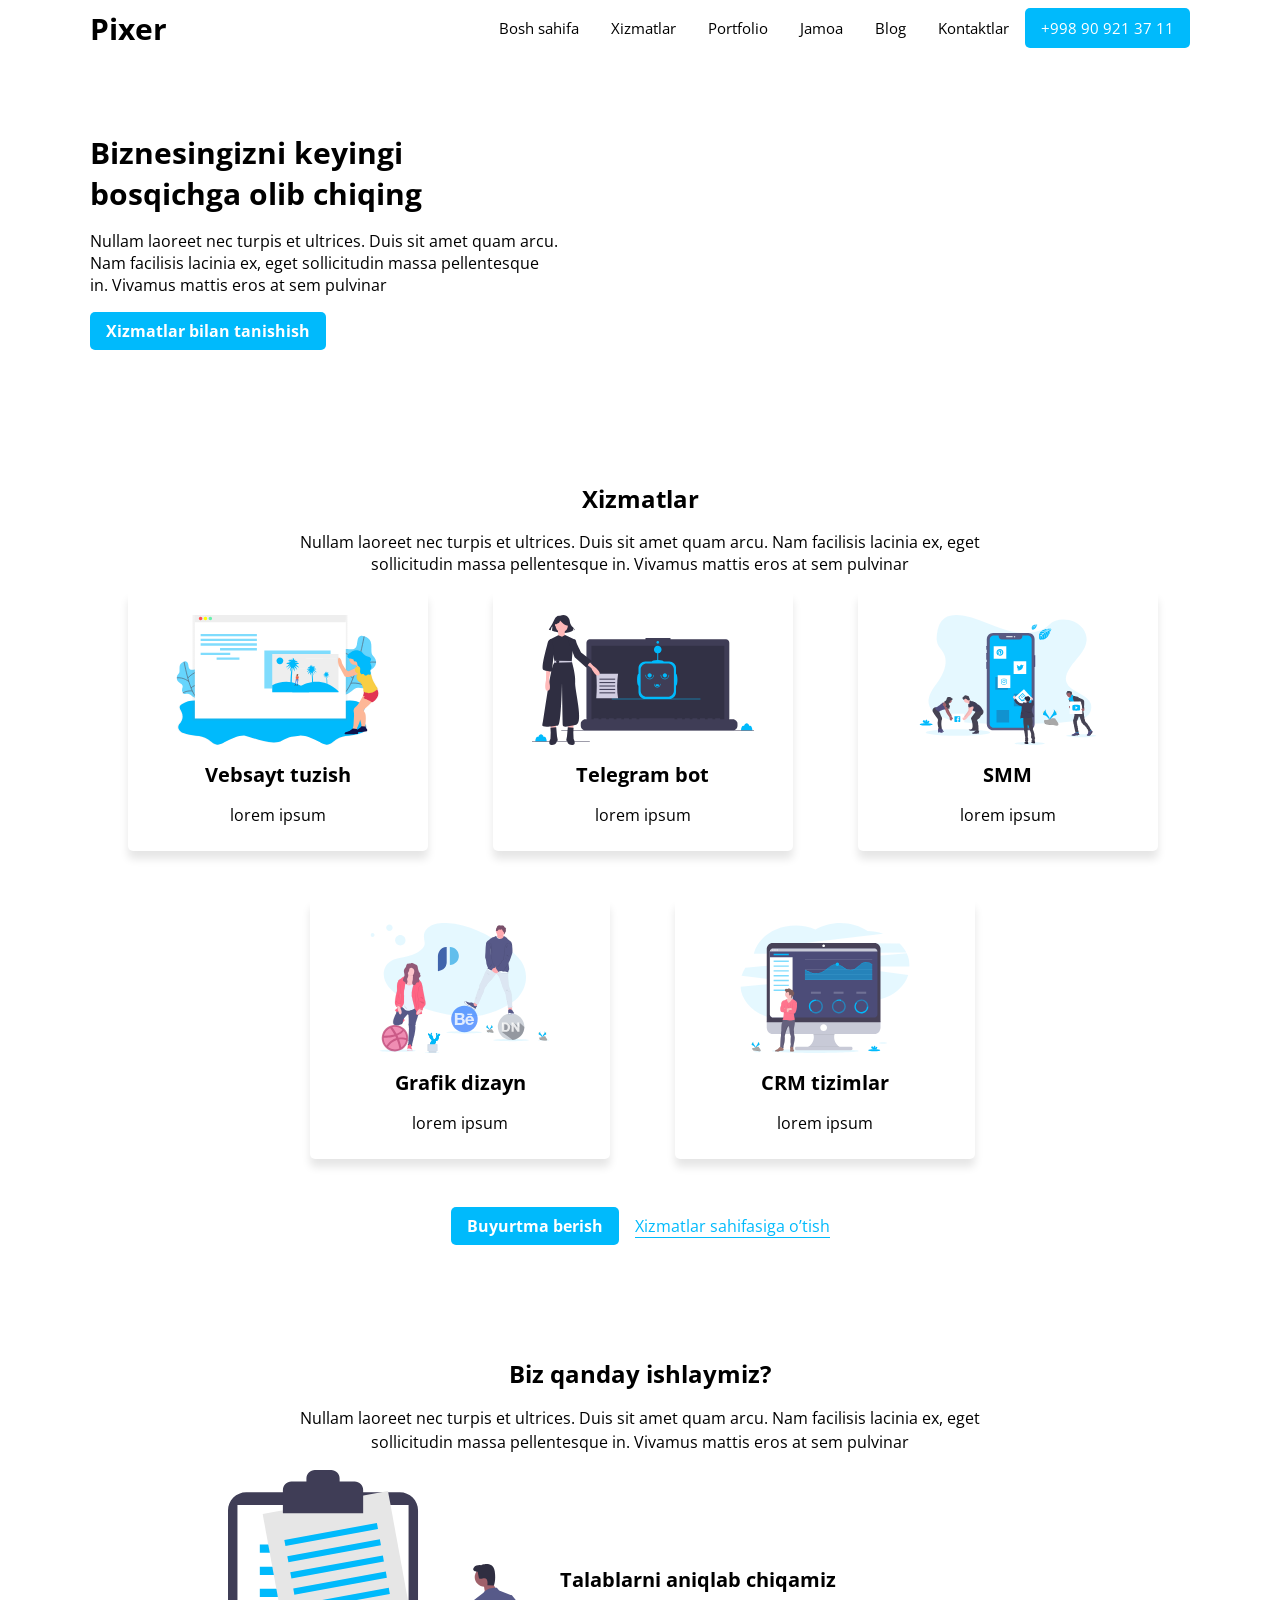
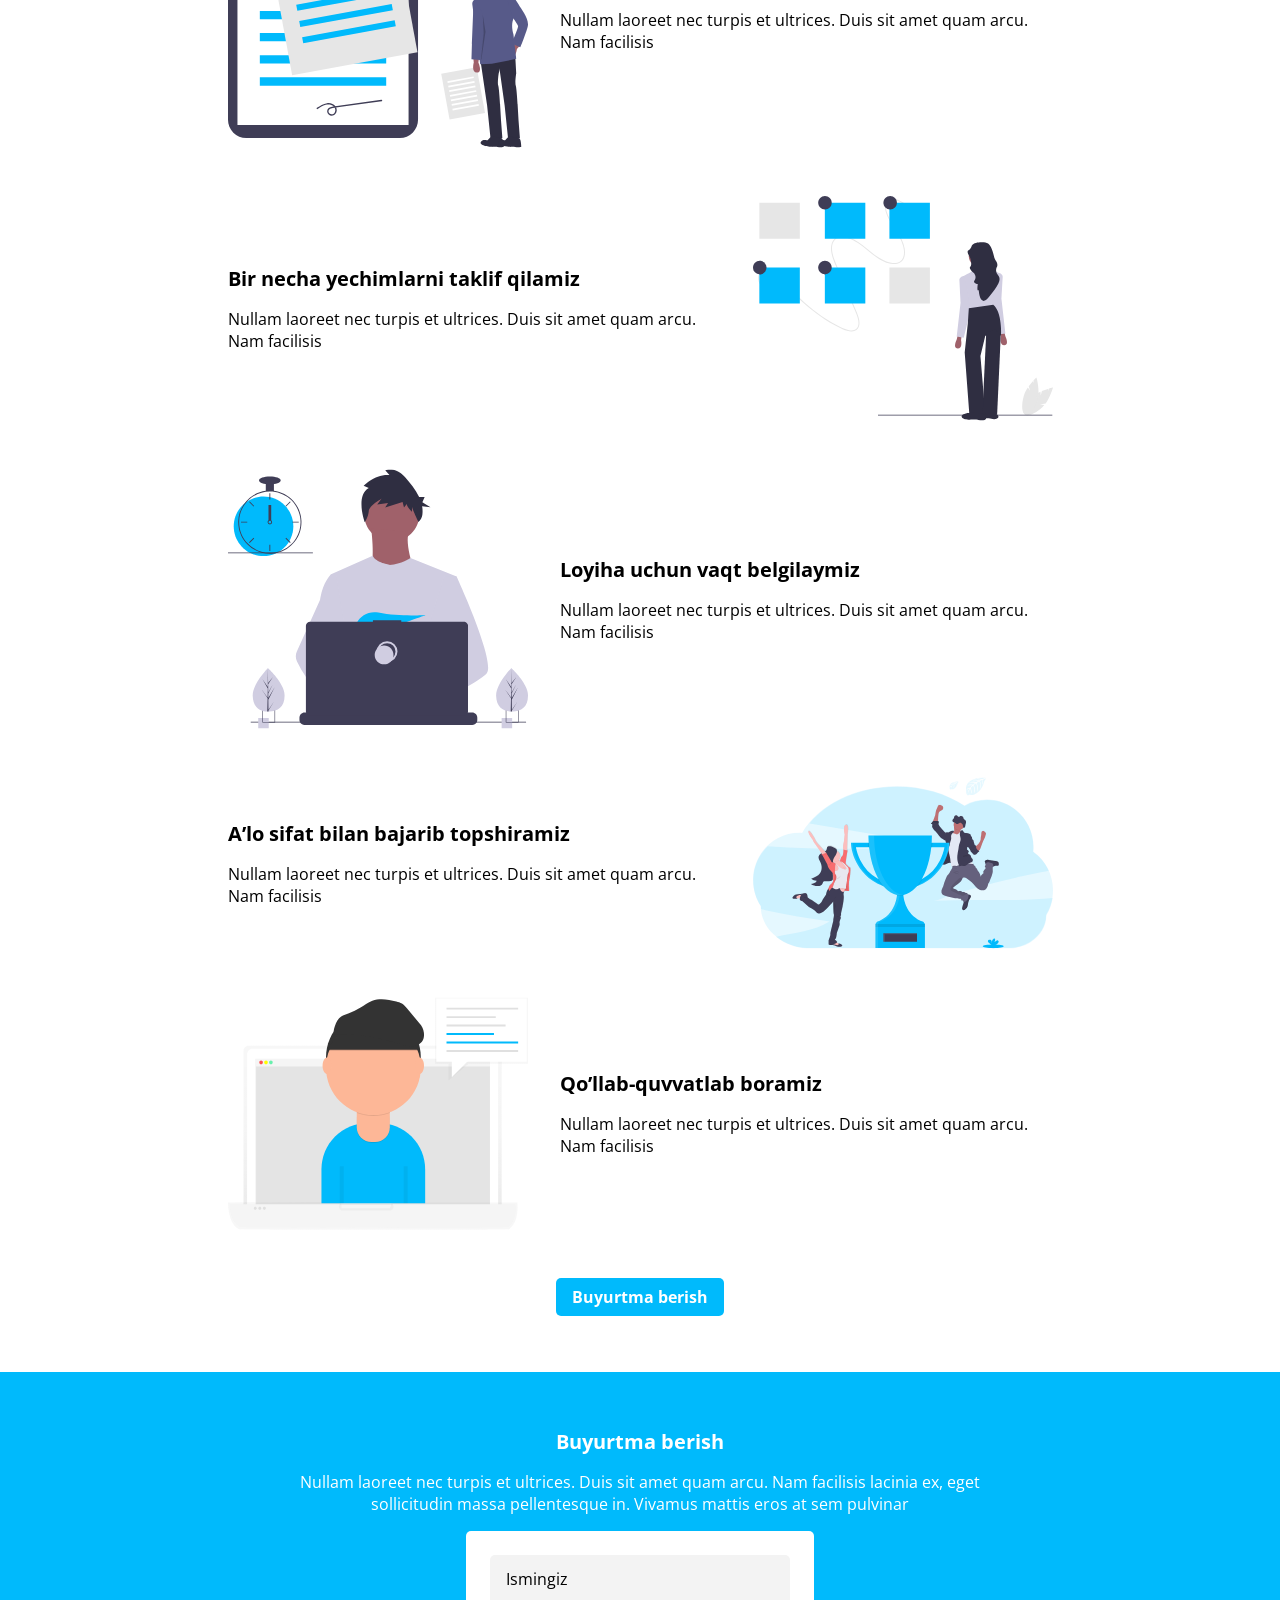
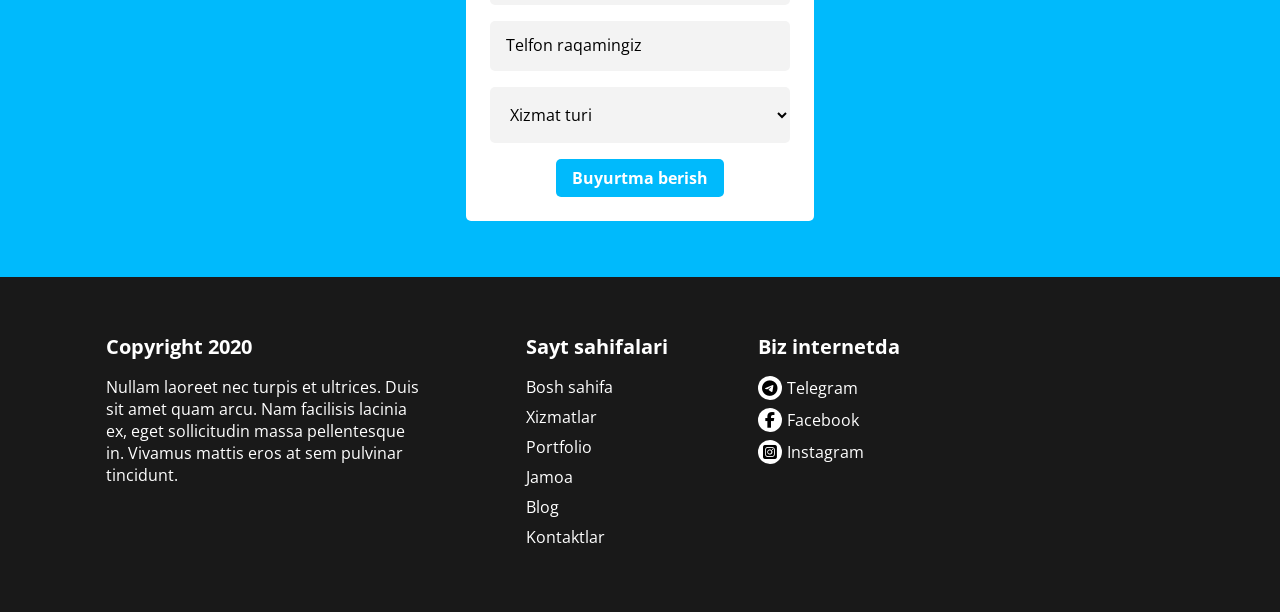
<file: index.html>
<!DOCTYPE html>
<html lang="en">

<head>
    <meta charset="UTF-8">
    <meta name="viewport" content="width=device-width, initial-scale=1.0">
    <title>Document</title>
    <link rel="stylesheet" href="./style.css">
    <link rel="stylesheet" href="https://cdnjs.cloudflare.com/ajax/libs/font-awesome/6.4.2/css/all.min.css"
        integrity="sha512-z3gLpd7yknf1YoNbCzqRKc4qyor8gaKU1qmn+CShxbuBusANI9QpRohGBreCFkKxLhei6S9CQXFEbbKuqLg0DA=="
        crossorigin="anonymous" referrerpolicy="no-referrer" />
</head>

<body>
    <header>
        <div class="container">
            <div class="header__wrapper">
                <h1>Pixer</h1>
                <nav class="nav__wrapper">
                    <ul class="list">

                    </ul>
                </nav>
                <div class="mobile-btns">
                    <button class="btn__bars" id="open" onclick="toggleMenu('open')"><i class="fa-solid fa-bars"></i></button>
                    <button class="btn__bars" id="close" onclick="toggleMenu('close')"><i class="fa-solid fa-xmark"></i></button>
                </div>
            </div>
        </div>
        <div class="mobile-menu">
            <div class="container">
                <div class="mobile-menu-wrapper">
                    <ul class="list">

                    </ul>
                </div>
            </div>
        </div>
    </header>
    <section class="main__section">
        <div class="container ">
            <div class="section__wrapper">
                <div class="main-section__info">
                    <h2>Biznesingizni keyingi bosqichga
                        olib chiqing
                    </h2>
                    <p>
                        Nullam laoreet nec turpis et ultrices. Duis sit amet quam arcu. Nam facilisis lacinia ex, eget
                        sollicitudin massa pellentesque in. Vivamus mattis eros at sem pulvinar
                    </p>
                    <button type="submit">Xizmatlar bilan tanishish</button>
                </div>
                <iframe width="458" height="258"
                    src="https://www.youtube.com/embed/Zd-twnYz2tE?si=4vcq_CEZ2XQ20uFf&amp;start=48"
                    title="YouTube video player" frameborder="0"
                    allow="accelerometer; autoplay; clipboard-write; encrypted-media; gyroscope; picture-in-picture; web-share"
                    allowfullscreen>
                </iframe>
            </div>
        </div>
    </section>
    <section class="service__section">
        <div class="container">
            <div class="service__wrapper">
                <div class="service__title">
                    <h2>Xizmatlar</h2>
                    <p>Nullam laoreet nec turpis et ultrices. Duis sit amet quam arcu. Nam facilisis lacinia ex, eget
                        sollicitudin massa pellentesque in. Vivamus mattis eros at sem pulvinar
                    </p>
                </div>
                <ul class="services">
                    <li class="service">
                        <img src="./img/website-illustration.svg" alt="website img">
                        <h4>Vebsayt tuzish</h4>
                        <p>lorem ipsum</p>
                    </li>
                    <li class="service">
                        <img src="./img/bot-illustration.svg" alt="bot-illustration img">
                        <h4>Telegram bot</h4>
                        <p>lorem ipsum</p>
                    </li>
                    <li class="service">
                        <img src="./img/smm-illustration.svg" alt="smm-illustration img">
                        <h4>SMM</h4>
                        <p>lorem ipsum</p>
                    </li>
                    <li class="service">
                        <img src="./img/design-illustration.svg" alt="design-illustration img">
                        <h4>Grafik dizayn</h4>
                        <p>lorem ipsum</p>
                    </li>
                    <li class="service">
                        <img src="./img/crm-illustration.svg" alt="crm-illustration img">
                        <h4>CRM tizimlar</h4>
                        <p>lorem ipsum</p>
                    </li>
                </ul>
                <div class="button__link">
                    <button type="submit" class="btn">
                        Buyurtma berish
                    </button>
                    <a href="#">Xizmatlar sahifasiga o’tish</a>
                </div>
            </div>

        </div>
    </section>
    <section class="working__section">
        <div class="container">
            <div class="working__wrapper">
                <div class="working__title">
                    <h2>Biz qanday ishlaymiz?</h2>
                    <p>Nullam laoreet nec turpis et ultrices. Duis sit amet quam arcu. Nam facilisis lacinia ex, eget
                        sollicitudin massa pellentesque in. Vivamus mattis eros at sem pulvinar
                    </p>
                </div>
                <ul>
                    <li class="reverse">
                        <img src="./img/talablar__work.svg" alt="talablar__work img">
                        <div class="work__title">
                            <h4>Talablarni aniqlab chiqamiz</h4>
                            <p>Nullam laoreet nec turpis et ultrices. Duis sit amet quam arcu. Nam facilisis</p>
                        </div>
                    </li>
                    <li>
                        <div class="work__title">
                            <h4>Bir necha yechimlarni taklif qilamiz</h4>
                            <p>Nullam laoreet nec turpis et ultrices. Duis sit amet quam arcu. Nam facilisis</p>
                        </div>
                        <img src="./img/taklif__work.svg" alt="taklif__work img">
                    </li>
                    <li class="reverse">
                        <img src="./img/time__work.svg" alt="time__work img">
                        <div class="work__title">
                            <h4>Loyiha uchun vaqt belgilaymiz</h4>
                            <p>Nullam laoreet nec turpis et ultrices. Duis sit amet quam arcu. Nam facilisis</p>
                        </div>
                    </li>
                    <li>
                        <div class="work__title">
                            <h4>A’lo sifat bilan bajarib topshiramiz</h4>
                            <p>Nullam laoreet nec turpis et ultrices. Duis sit amet quam arcu. Nam facilisis</p>
                        </div>
                        <img src="./img/alo__daraja.svg" alt="alo__daraja img">
                    </li>
                    <li class="reverse">
                        <img src="./img/user__work.svg" alt="user__work img">
                        <div class="work__title">
                            <h4>Qo’llab-quvvatlab boramiz</h4>
                            <p>Nullam laoreet nec turpis et ultrices. Duis sit amet quam arcu. Nam facilisis</p>
                        </div>
                    </li>
                </ul>
                <div class="order__btn">
                    <button type="submit">
                        Buyurtma berish
                    </button>
                </div>
            </div>

        </div>
    </section>
    <section class="order__section">
        <div class="container">
            <div class="order__wrapper">
                <h2>Buyurtma berish</h2>
            <p>
                Nullam laoreet nec turpis et ultrices. Duis sit amet quam arcu. Nam facilisis lacinia ex, eget
                sollicitudin massa pellentesque in. Vivamus mattis eros at sem pulvinar
            </p>
            <form>
                <input type="text" placeholder="Ismingiz">
                <input type="tel" placeholder="Telfon raqamingiz">
                <select>
                    <option value="">Xizmat turi</option>
                    <option value="naqd">Naqd</option>
                    <option value="karta">Karta</option>
                </select>
                <div class="order__btn">
                    <button type="submit">
                        Buyurtma berish
                    </button>
                </div>
            </form>
            </div>
        </div>
    </section>

    <footer class="footer">
        <div class="container">
            <div class="footer__wrapper">
                <div class="footer-work__info">
                    <h2>Copyright 2020</h2>
                    <p>
                        Nullam laoreet nec turpis et ultrices. Duis sit amet quam arcu. Nam facilisis lacinia ex, eget
                        sollicitudin massa pellentesque in. Vivamus mattis eros at sem pulvinar tincidunt.
                    </p>
                </div>
    
                <div class="footer__nav">
                    <h2>Sayt sahifalari</h2>
                    <ul class="list">
                        
                    </ul>
                </div>
                <div class="footer__networks">
                    <h2>
                        Biz internetda
                    </h2>
                    <div class="network">
                        <a href="#"><i class="fa-brands fa-telegram"></i>
                            <p>Telegram</p>
                        </a>
    
                    </div>
                    <div class="network">
                        <a href="#"><i class="fa-brands fa-facebook-f"></i>
                            <p>Facebook</p>
                        </a>
    
                    </div>
                    <div class="network">
                        <a href="#"><i class="fa-brands fa-square-instagram"></i>
                            <p>Instagram</p>
                        </a>
    
                    </div>
                </div>
            </div>
        </div>
    </footer>

    <script src="./script.js"></script>
</body>

</html>
</file>
<file: style.css>
@import url('https://fonts.googleapis.com/css2?family=Open+Sans:ital,wght@0,300;0,400;0,500;0,600;0,700;0,800;1,300;1,400;1,500;1,600;1,700;1,800&family=Poppins:ital,wght@0,300;0,400;0,500;0,600;0,700;0,800;0,900;1,300;1,400;1,500;1,600;1,700;1,800;1,900&display=swap');

.container {
    margin: 0px auto;
    padding: 0 16px;
    max-width: 1132px;
    width: 100%;
}

* {
    box-sizing: border-box;
    margin: 0;
    padding: 0;
    font-family: 'Open Sans', sans-serif;
}

ul li {
    list-style: none;
    padding: 0px;
}

/* header */
header {
    background: #FFF;
    box-shadow: 0px 4px 20px 0px rgba(0, 0, 0, 0.10);
}

.header__wrapper {
    display: flex;
    align-items: center;
    justify-content: space-between;
    /* box-shadow: 0px 4px 20px 0px rgba(0, 0, 0, 0.10); */

}

.header__wrapper h1 {
    display: flex;
    align-items: center;
    justify-content: flex-start;
    font-size: 30px;
    font-weight: 700;
    height: 20px;
    flex-shrink: 0;

}

.nav__wrapper ul {
    display: flex;
    align-items: center;
    justify-content: center;
}

.nav__wrapper ul li {
    padding: 16px;
    align-items: center;
    justify-content: center;
}

.nav__wrapper ul li a {
    text-decoration: none;
    color: #000;
    font-size: 15px;
    font-weight: 400;
    line-height: 24px;
}

.number {
    border-radius: 5px;
    background: var(--blue, #00BAFC);
    padding: 8px 16px !important;
}

.number__nav {
    color: #fff !important;
    font-size: 15px;
    font-weight: 700px;
}
.mobile-btns{
    display: none;
}
.btn__bars {
    width: 40px;
    height: 40px;
    border: none;
    background: none;
    outline: none;
    font-size: 18px;
    cursor: pointer;
}

/* main section */

.main__section {
    background-color: #fff;


}

.section__wrapper {
    display: flex;
    align-items: center;
    justify-content: space-between;
    padding: 56px 0px;

}

.main-section__info {
    width: 470px;
}

.main-section__info h2 {
    color: #000;
    font-size: 30px;
    font-weight: 700;
}

.main-section__info p {
    margin: 16px 0px;
    color: #000;
    font-size: 16px;
    font-weight: 400;
}

.main-section__info button {
    padding: 8px 16px;
    border-radius: 5px;
    background: var(--blue, #00BAFC);
    border: none;
    color: #fff;
    font-size: 16px;
    font-weight: 700;
    cursor: pointer;
}

/* services */

.service__wrapper {
    padding: 56px 0px;
}

.service__title {
    display: flex;
    flex-direction: column;
    align-items: center;
}

.service__title h2 {
    color: #000;
    text-align: center;
    font-size: 24px;
    font-weight: 700;
}

.service__title p {
    width: 719px;
    text-align: center;
    margin: 16px 0px;
    color: #000;
    font-size: 16px;
    font-weight: 400;
}

.services {
    display: flex;
    align-items: center;
    flex-wrap: wrap;
    text-align: center;
    justify-content: center;
}

.service {
    display: flex;
    flex-direction: column;
    align-items: center;
    width: 300px;
    height: 260px;
    padding: 24px;
    border-radius: 5px;
    background: #FFF;
    box-shadow: 0px 8px 8px 0px rgba(0, 0, 0, 0.10);
    /* margin-bottom: 48px; */
    margin: 0 30px 48px 35px;
}

.service h4 {
    color: #000;
    font-size: 20px;
    font-weight: 700;
    margin: 16px 0px;
}

.service p {
    color: #000;
    font-size: 16px;
    font-weight: 400;
}

.button__link {
    display: flex;
    align-items: center;
    justify-content: center;
    gap: 16px;
}

.button__link button {
    padding: 8px 16px;
    border-radius: 5px;
    background: var(--blue, #00BAFC);
    border: none;
    color: #fff;
    cursor: pointer;
    font-size: 16px;
    font-weight: 700;
}

.button__link a {
    text-decoration: none;
    color: #00BAFC;
    border-bottom: 1px solid #00BAFC;
    font-size: 16px;
    font-weight: 400;
}


/* work  */

.working__wrapper {
    padding: 56px 16px;
    display: flex;
    flex-direction: column;
    align-items: center;
    justify-content: center;
}

.working__title {
    display: flex;
    flex-direction: column;
    align-items: center;
}

.working__title h2 {
    color: #000;
    font-size: 24px;
    font-weight: 700;
}

.working__title p {
    width: 719px;
    text-align: center;
    color: #000;
    font-size: 16px;
    font-weight: 400;
    line-height: 24px;
    margin: 16px auto;
}

.working__wrapper ul {
    display: flex;
    align-items: center;
    flex-direction: column;

}

.working__wrapper ul li {
    display: flex;
    align-items: center;
    justify-content: space-around;
    gap: 32px;
    margin-bottom: 48px;
}

.work__title h4 {
    color: #000;
    font-size: 20px;
    font-weight: 700;
    margin-bottom: 16px;
}

.work__title p {
    width: 493px;
    color: #000;
    font-size: 16px;
    font-weight: 400;
}

.order__btn {
    display: block;
    padding: 8px 16px;
    display: flex;
    align-items: center;
    border-radius: 5px;
    background: var(--blue, #00BAFC);
}

.order__btn button {
    border: none;
    background-color: #00BAFC;
    color: #fff;
    font-size: 16px;
    font-weight: 700;
}

/* Buyurtma berish */


.order__section {
    background: var(--blue, #00BAFC);
    /* height: 543px; */
}

.order__wrapper {
    padding: 56px 16px;
    display: flex;
    align-items: center;
    flex-direction: column;
    justify-content: center;

}

.order__wrapper h2 {
    color: #FFF;
    font-size: 20px;
    font-weight: 700;
    text-align: center;
}

.order__wrapper p {
    width: 719px;
    color: #fff;
    font-size: 16px;
    font-weight: 400;
    text-align: center;
    margin: 16px 0px;
}

form {
    display: flex;
    align-items: center;
    flex-direction: column;
    justify-content: center;
    padding: 24px;
    width: 348px;
    height: 290px;
    background-color: #fff;
    border-radius: 5px;
}

form input {
    width: 100%;
    margin-bottom: 16px;
    padding: 16px;
    border-radius: 5px;
    background: var(--light-grey, #F3F3F3);
    border: none;
}

form input::placeholder {
    font-size: 16px;
    font-weight: 400;
    color: #000;
}

form select {
    width: 100%;
    margin-bottom: 16px;
    padding: 16px;
    border-radius: 5px;
    background: var(--light-grey, #F3F3F3);
    border: none;
    font-size: 16px;
    font-weight: 400;
    color: #000;
}

/* footer */
footer {
    background: var(--black, #191919);
}

.footer__wrapper {
    padding: 56px 16px;
    display: flex;
    align-items: start;
    justify-content: flex-start;
}

.footer-work__info {
    width: 320px;
    margin-right: 100px;
}


.footer-work__info h2 {
    display: flex;
    align-items: center;
    font-size: 20px;
    font-weight: 700;
    color: #fff;
}

.footer-work__info p {
    display: flex;
    align-items: center;
    font-size: 16px;
    font-weight: 400;
    color: #fff;
    margin-top: 16px;

}

.footer__nav {
    display: flex;
    flex-direction: column;
    margin-right: 90px;
}

.footer__nav h2 {
    color: #fff;
    font-size: 20px;
    font-weight: 700;
    display: flex;
    align-items: center;
}

.footer__nav ul {
    margin-top: 16px;
}

.footer__nav ul li {
    margin-bottom: 8px;
}

.footer__nav ul .number {
    display: none;
}

.footer__nav ul li a {
    text-decoration: none;
    font-size: 16px;
    font-weight: 400;
    color: #fff;
}

.footer__networks h2 {
    color: #fff;
    font-size: 20px;
    font-weight: 700;
    display: flex;
    align-items: center;
}

.network {
    margin: 16px 0px -8px 0px;
}

.network a {
    display: flex;
    align-items: center;
    text-decoration: none;
    gap: 5px;
}


.network a i {
    display: flex;
    align-items: center;
    justify-content: center;
    width: 24px;
    height: 24px;
    background-color: #FFF;
    color: #000;
    border-radius: 100%;

}

.network a p {
    font-size: 16px;
    font-weight: 400;
    color: #fff;
}


/* Responsive max-- 900 px*/

@media only screen and (max-width:900px) {

    .header__wrapper {
        display: flex;
        align-items: center;
        justify-content: space-between;

    }

    .header__wrapper h1 {
        font-size: 26px;
        font-weight: 650;
        flex-shrink: 0;

    }

    .nav__wrapper ul li {
        padding: 12px;

    }

    .nav__wrapper ul li a {
        font-size: 15px;
    }

    .number {
        margin-left: 10px;
        padding: 4px 8px !important;
    }


    /* main section */
    .section__wrapper {
        padding: 30px 0px;
    }

    iframe {
        width: 400px;
        height: 230px;
    }

    .main-section__info {
        width: 350px;
    }

    .main-section__info h2 {

        font-size: 25px;
        font-weight: 600;
    }

    .main-section__info p {
        margin: 12px 0px;
        color: #000;
        font-size: 14px;
        font-weight: 400;
    }

    .main-section__info button {
        padding: 5px 12px;
        border-radius: 3px;

        font-size: 14px;
        font-weight: 600;

    }

    /* service */
    .service__wrapper {
        padding: 30px 0px;
    }

    .service__title h2 {

        font-size: 25px;
        font-weight: 500;
    }

    .service__title p {
        font-size: 14px;
        font-weight: 400;
        width: 650px;
    }

    .service h4 {
        font-size: 16px;
        font-weight: 700;
        margin: 16px 0px;
    }

    .service p {
        color: #000;
        font-size: 16px;
        font-weight: 400;
    }


    .button__link button {
        padding: 5px 10px;
        font-size: 14px;
        font-weight: 500;
    }

    .button__link a {
        font-size: 14px;
        font-weight: 400;
    }

    /* work */

    .working__wrapper {
        padding: 30px 0px;

    }

    .working__title h2 {

        font-size: 25px;
        font-weight: 500;
    }

    .working__title p {
        width: 650px;
        font-size: 16px;
        font-weight: 400;
        line-height: 24px;

    }


    .working__wrapper ul li {
        gap: 26px;
        margin-bottom: 36px;
    }

    .working__wrapper ul li img {
        width: 250px;
        height: 230px;
    }

    .work__title h4 {
        font-size: 23px;
        font-weight: 600;
        margin-bottom: 13px;
    }

    .work__title p {
        font-size: 14px;
    }

    .order__btn button {
        font-weight: 650;
        padding: 5px 8px;

    }

    /*  order */
    .order__wrapper h2 {
        font-weight: 600;
    }

    .order__wrapper p {
        font-size: 14px;
    }


    form input::placeholder {
        font-size: 14px;
        font-weight: 400;
    }

    form select {
        margin-bottom: 15px;
        padding: 15px;
        font-size: 14px;
        font-weight: 400;
    }

    /* footer */

    .footer-work__info h2 {
        font-weight: 600;
    }

    .footer-work__info p {
        font-size: 14px;
        margin-top: 10px;
    }

    .footer__nav h2 {
        font-weight: 600;
    }

    .footer__nav ul {
        margin-top: 10px;
    }

    .footer__nav ul li {
        margin-bottom: 5px;
    }

    .footer__networks h2 {
        font-weight: 600;
    }

    .network a p {
        font-weight: 400;
    }

}

/* Responsive max-- 768 px */

@media only screen and (max-width:768px) {
    .header__wrapper {
        height: 60px;
    }

    .nav__wrapper {
        display: none;
    }

    .mobile-btns {
        display: flex;
    }

    .section__wrapper {
        flex-direction: column;
    }
.service__title p{
    width: 100%;
}
    .main-section__info {
        width: 100%;
        display: flex;
        align-items: center;
        justify-content: center;
        flex-direction: column;
    }

    .main-section__info h2,
    .main-section__info p {
        text-align: center;
    }

    .main-section__info button {
        margin-bottom: 32px;
        height: 40px;
    }

    iframe {
        width: 70vw;
        height: 40vw;
    }
    .working__title p{
        width: 100%;
    }
    .working__wrapper ul li img{
        width: 200px;
        height: 120px;
    }
    .working__wrapper ul li {
        flex: 1;
    }
    .work__title h4, .work__title p{
        width: 100%;
    }
    .order__wrapper p{
        width: 100%;
    }
    .footer__wrapper{
        flex-direction: column;
        align-items: center;
        justify-content: center;
    }
    .footer__wrapper .footer-work__info, .footer__wrapper .footer__nav{
        width: 100%;
        margin: 0;
    }
    .footer-work__info h2, .footer-work__info p{
        text-align: center;
        width: 100%;
        display: block;
        margin-bottom: 16px;
    }
    .footer__nav h2, .footer__networks h2{
        display: block;
        text-align: center;

    }
    .footer__nav ul li{
        text-align: center;
    }
    .footer__networks{
        width: 100%;
        text-align: center;
    }
    .network{
        display: flex;
        align-items: center;
        justify-content: center;
    }


    .mobile-menu{
        display: block !important;
    }
}


@media only screen and (max-width:575px) {
    .working__wrapper ul li{
        flex-direction: column;
        text-align: center;
    }
    .working__wrapper ul li.reverse{
        flex-direction: column-reverse;
    }
}

/* MOBILE MENU */
.mobile-menu{
    display: none;
}


.mobile-menu-wrapper{
    background-color: white;
    position: fixed;
    top: 60px;
    left: 0;
    right: 0;
    z-index: 10;
    padding: 32px 0;
    transform: translateY(calc(-100% - 60px));
    transition: all .3s ease-in-out;
}

.mobile-menu-wrapper.open{
    transform: translateY(0);

}
.mobile-menu-wrapper ul li{
    display: flex;
    align-items: center;
    justify-content: center;
    margin-bottom: 12px;
}

.mobile-menu-wrapper ul li a{
    text-decoration: none;
    color: #212121;
    font-weight: 500;
}
.mobile-menu-wrapper ul li.number{
    height: 40px;
    max-width: 200px;
    margin: 0 auto;
}
</file>
